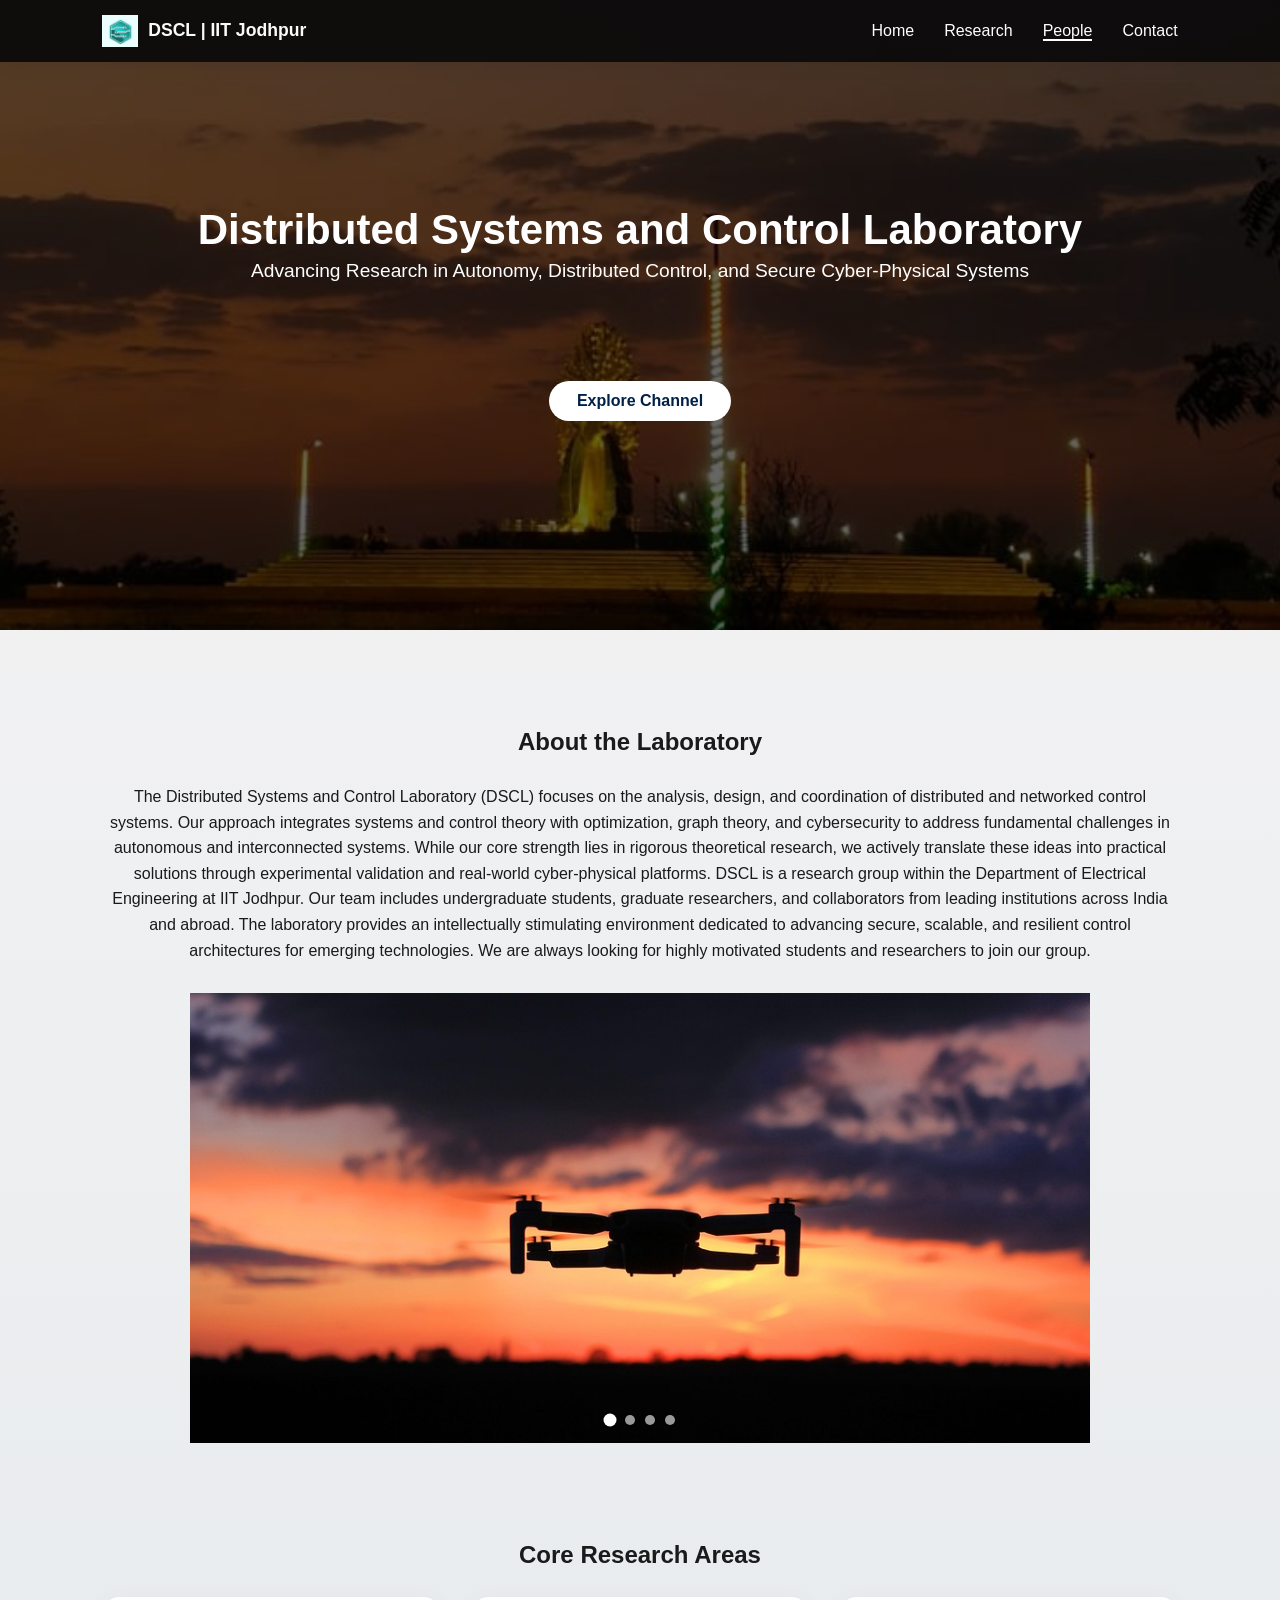
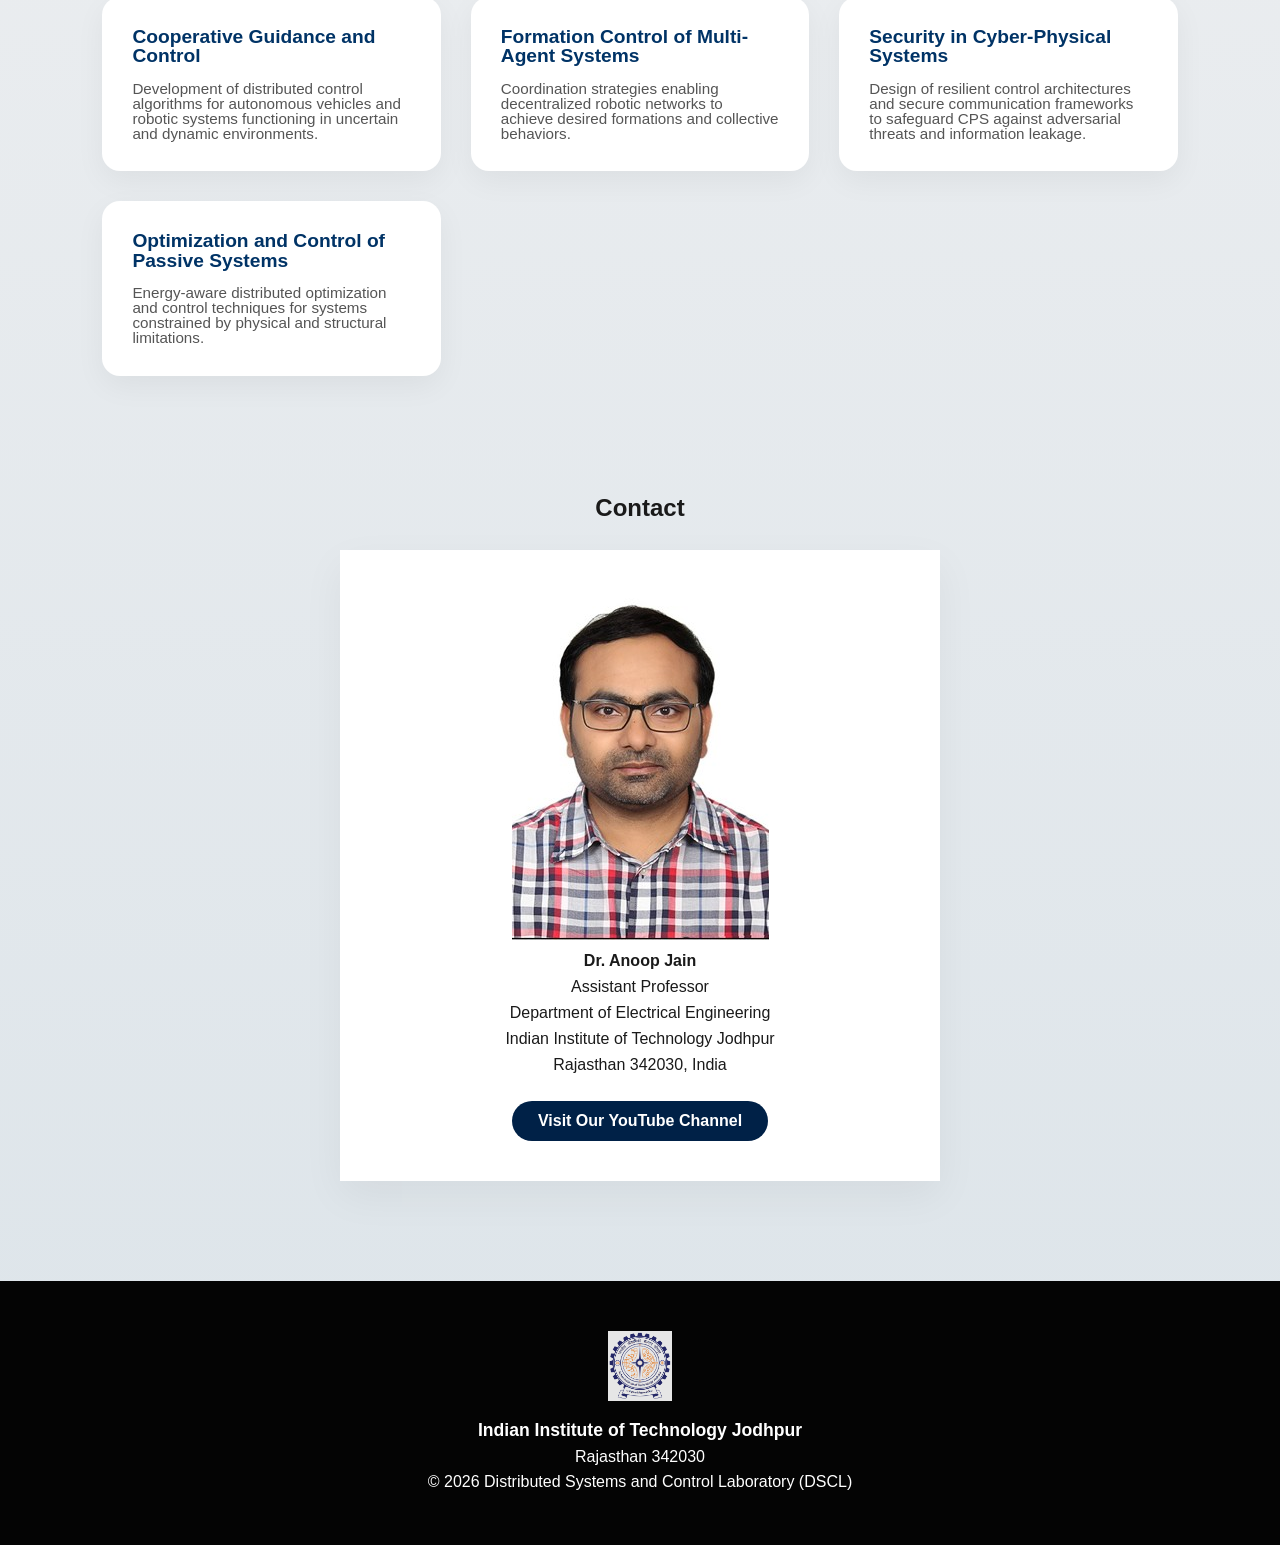
<file: index.html>
<!DOCTYPE html>
<html lang="en">
<head>
    <link rel="icon" type="image/png" href="Screenshot 2026-02-28 103201.png">
    <meta charset="UTF-8">
    <title>Research | Distributed Systems and Control Laboratory</title>
    <link rel="stylesheet" href="people.css">
    <meta name="viewport" content="width=device-width, initial-scale=1.0">
    <title>Distributed Systems and Control Laboratory | IIT Jodhpur</title>
    <link href="https://fonts.googleapis.com/css2?family=Inter:wght@300;400;600;700;800&display=swap" rel="stylesheet">
    <style>
        * {
            margin: 0;
            padding: 0;
            box-sizing: border-box;
            scroll-behavior: smooth;
        }

        body {
            font-family: 'Inter', sans-serif;
            line-height: 1;
            color: #1a1a1a;
             background: linear-gradient(rgba(246, 244, 244, 0.941), rgba(197, 210, 219, 0.6));
        }
nav {
    position: fixed;
    top: 0;
    width: 100%;
    background: rgba(12, 11, 11, 0.95);
    display: flex;
    justify-content: space-between;
    align-items: center;
    padding: 6px 4%;
    z-index: 1000;
}

.logo {
    display: flex;
    align-items: center;
    gap: 6px;
    font-weight: 700;
    color: #ffffff;
    font-size: clamp(0.65rem, 2vw, 0.95rem);
    white-space: nowrap;
}

.logo img {
    height: 22px;
    width: auto;
}

.nav-links {
    display: flex;
    align-items: center;
    gap: clamp(6px, 2vw, 18px);
    flex-wrap: nowrap;
}

.nav-links a {
    text-decoration: none;
    color: #ffffff;
    font-weight: 600;
    font-size: clamp(0.6rem, 1.8vw, 0.9rem);
    white-space: nowrap;
}
        /* HERO SECTION */
	
        header {

    height: 70vh;
    background: linear-gradient(rgba(0,0,0,0.6), rgba(0,0,0,0.6)),
                url("WhatsApp Image 2026-02-28 at 10.36.18.jpeg");
    background-size: cover;
    background-position: center;
    background-repeat: no-repeat;

    color: white;
    display: flex;
    flex-direction: column;
    justify-content: center;
    align-items: center;
    text-align: center;
    padding: 0 20px;
}

        header h1 {
                font-size: clamp(1.6rem, 5vw, 3rem);
    margin-bottom: 10px;
    text-align: center;
            
            
        }

        header p {
                  font-size: clamp(0.9rem, 3vw, 1.2rem);
    margin-bottom: 40px;
    text-align: center;

	
        }

        .hero-btn {
            margin-top: 60px;
            padding: 12px 28px;
            border-radius: 30px;
            background: white;
            color: #002147;
            font-weight: 600;
            text-decoration: none;
            transition: 0.3s ease;
        }

        .hero-btn:hover {
            background: #e6ecff;
        }

        /* SECTIONS */
        section {
            padding: 100px 8%;
        }
.section-title {
    text-align: center;
	margin-bottom: 30px;
}

       .about p {
    max-width: 1400px;
    margin: 0;              /* remove auto centering */
    text-align: center;
    line-height: 1.6;
    margin-bottom: 30px;
}
        /* CARDS */
        .card-grid {
            display: grid;
            grid-template-columns: repeat(auto-fit, minmax(260px, 1fr));
            gap: 30px;
        }

        .card {
            background: white;
            padding: 30px;
            border-radius: 18px;
            box-shadow: 0 10px 30px rgba(0,0,0,0.05);
            transition: all 0.3s ease;
        }

        .card:hover {
            transform: translateY(-8px);
            box-shadow: 0 15px 40px rgba(0,0,0,0.08);
        }

        .card h3 {
            margin-bottom: 15px;
            color: #003366;
            font-size: 1.2rem;
        }

        .card p {
            font-size: 0.95rem;
            color: #555;
        }

        /* CONTACT */
       
       .contact-box {
    position: relative;
    background: white;
    padding: 40px;
    border-radius: 0;
    max-width: 600px;
    margin: auto;
    text-align: center;
    box-shadow: 0 15px 40px rgba(0,0,0,0.05);
    overflow: hidden;
} 
       .contact-box::before {
    content: "";
    position: absolute;
    inset: 0;
    opacity: 0.1;   /* adjust this for lightness */
    z-index: 0;
} 
.contact-box * {
    position: relative;
    z-index: 1;
}

        .contact-box p {
            margin-top: 10px;
            margin-bottom: 8px;
        }

        .btn {
            display: inline-block;
            margin-top: 20px;
            padding: 12px 26px;
            border-radius: 30px;
            background: #002147;
            color: white;
            font-weight: 600;
            text-decoration: none;
            transition: 0.3s;
        }

        .btn:hover {
            background: #004080;
        }

        footer {
    background: #040404;
    color: white;
    padding: 50px 20px;
    text-align: center;
}

.footer-content {
    display: flex;
    flex-direction: column;
    align-items: center;
    gap: 15px;
}

.footer-logo {
    height: 70px;
    width: auto;
    opacity: 0.9;
}

.footer-text {
    line-height: 1.6;
}

.institute-name {
    font-weight: 600;
    font-size: 1.1rem;
}

          @media (max-width: 768px) {
            header h1 {
                font-size: 2.2rem;
            }

            section {
                padding: 80px 6%;
            }
        }
		.logo {
    display: flex;
    align-items: center;
    gap: 10px;
    font-weight: 800;
    color: #f9fafa;
    font-size: 1.1rem;
}

.logo img {
    height: 32px;   /* adjust size here */
    width: auto;
}


/* ABOUT SLIDESHOW */
#about {
    padding-bottom: 40px;   /* reduce from 100px */
}

#research {
    padding-top: 60px;      /* reduce from 100px */
}
#research {
    padding-bottom: 60px;   /* was effectively 100px */
}

#contact {
    padding-top: 60px;      /* was effectively 100px */
}


.about-slideshow {
    position: relative;
    max-width: 900px;
    height: 450px;
    margin: 20px auto 0;
    overflow: hidden;
    border-radius: 0px;
}

.slides-track {
    display: flex;
    height: 100%;
    transition: transform 0.8s ease-in-out;
}

.slide {
    min-width: 100%;
    height: 100%;
    object-fit: cover;
}

/* Dots */
.dots {
    position: absolute;
    bottom: 15px;
    width: 100%;
    text-align: center;
}

.dot {
    height: 10px;
    width: 10px;
    margin: 0 5px;
    background: rgba(255,255,255,0.6);
    border-radius: 50%;
    display: inline-block;
    cursor: pointer;
    transition: 0.3s;
}

.dot.active {
    background: white;
    transform: scale(1.3);
}
    </style>
</head>
<body>
<nav class="navbar">
   <div class="logo">
    <img src="Screenshot 2026-02-28 103201.png" alt="DSCL Logo">
    <span>DSCL | IIT Jodhpur</span>
</div>
    <ul>
        <li><a href="index.html">Home</a></li>
        <li><a href="research.html">Research</a></li>
        <li><a href="people.html" class="active">People</a></li>
        <li><a href="index.html#contact">Contact</a></li>
    </ul>
</nav>
<header>
    <section class="page-header">
        <h1>Distributed Systems and Control Laboratory</h1>
        <p>Advancing Research in Autonomy, Distributed Control, and Secure Cyber-Physical Systems</p>
        <a href="https://www.youtube.com/@DSCL_IITJ" target="_blank" class="hero-btn">Explore Channel</a>
    </div>

</header>

<section id="about" class="about">
    <h2 class="section-title">About the Laboratory</h2>
    <p>
       The Distributed Systems and Control Laboratory (DSCL) focuses on the analysis, design, and coordination of distributed and networked control systems. Our approach integrates systems and control theory with optimization, graph theory, and cybersecurity to address fundamental challenges in autonomous and interconnected systems. While our core strength lies in rigorous theoretical research, we actively translate these ideas into practical solutions through experimental validation and real-world cyber-physical platforms.

DSCL is a research group within the Department of Electrical Engineering at IIT Jodhpur. Our team includes undergraduate students, graduate researchers, and collaborators from leading institutions across India and abroad. The laboratory provides an intellectually stimulating environment dedicated to advancing secure, scalable, and resilient control architectures for emerging technologies.

We are always looking for highly motivated students and researchers to join our group. 
    </p>
	<div class="about-slideshow">
    <div class="slides-track">
        <img src="bg2.jpg" class="slide">
        <img src="bg1.jpg" class="slide">
        <img src="bg3.jpeg" class="slide">
        <img src="bg7.jpg" class="slide">
    </div>

    <div class="dots"></div>
</div>
	
</section>

<section id="research">
    <h2 class="section-title">Core Research Areas</h2>
    <div class="card-grid">

        <div class="card">
            <h3>Cooperative Guidance and Control</h3>
            <p>
                Development of distributed control algorithms for autonomous vehicles and robotic
                systems functioning in uncertain and dynamic environments.
            </p>
			
        </div>

        <div class="card">
            <h3>Formation Control of Multi-Agent Systems</h3>
            <p>
                Coordination strategies enabling decentralized robotic networks to achieve
                desired formations and collective behaviors.
            </p>
        </div>

        <div class="card">
            <h3>Security in Cyber‑Physical Systems</h3>
            <p>
                Design of resilient control architectures and secure communication frameworks
                to safeguard CPS against adversarial threats and information leakage.
            </p>
        </div>

        <div class="card">
            <h3>Optimization and Control of Passive Systems</h3>
            <p>
                Energy‑aware distributed optimization and control techniques for systems
                constrained by physical and structural limitations.
            </p>
        </div>

    </div>
</section>

<section id="contact">
    <h2 class="section-title">Contact</h2>
    <div class="contact-box">
        <img src="Anoop-Jain-638812005299791184.jpg" alt="DSCL Logo">
        <p><strong>Dr. Anoop Jain</strong></p>
        <p>Assistant Professor</p>
        <p>Department of Electrical Engineering</p>
        <p>Indian Institute of Technology Jodhpur</p>
        <p>Rajasthan 342030, India</p>
        <a href="#" class="btn">Visit Our YouTube Channel</a>
    </div>
</section>

<footer>
    <div class="footer-content">
        <img src="iitj_logo_new.png" alt="IIT Jodhpur Logo" class="footer-logo">

        <div class="footer-text">
            <p class="institute-name">Indian Institute of Technology Jodhpur</p>
            <p>Rajasthan 342030</p>
            <p>© 2026 Distributed Systems and Control Laboratory (DSCL)</p>
        </div>
    </div>
</footer>
<script>
const track = document.querySelector(".slides-track");
const slides = document.querySelectorAll(".slide");
const dotsContainer = document.querySelector(".dots");

let index = 0;
let interval;

// Create dots dynamically
slides.forEach((_, i) => {
    const dot = document.createElement("span");
    dot.classList.add("dot");
    if (i === 0) dot.classList.add("active");

    dot.addEventListener("click", () => {
        index = i;
        updateSlider();
        resetAutoSlide();
    });

    dotsContainer.appendChild(dot);
});

const dots = document.querySelectorAll(".dot");

function updateSlider() {
    track.style.transform = `translateX(-${index * 100}%)`;

    dots.forEach(dot => dot.classList.remove("active"));
    dots[index].classList.add("active");
}

function autoSlide() {
    index = (index + 1) % slides.length;
    updateSlider();
}

function resetAutoSlide() {
    clearInterval(interval);
    interval = setInterval(autoSlide, 3000);
}

interval = setInterval(autoSlide, 3000);
</script>
</body>
</html>
</file>
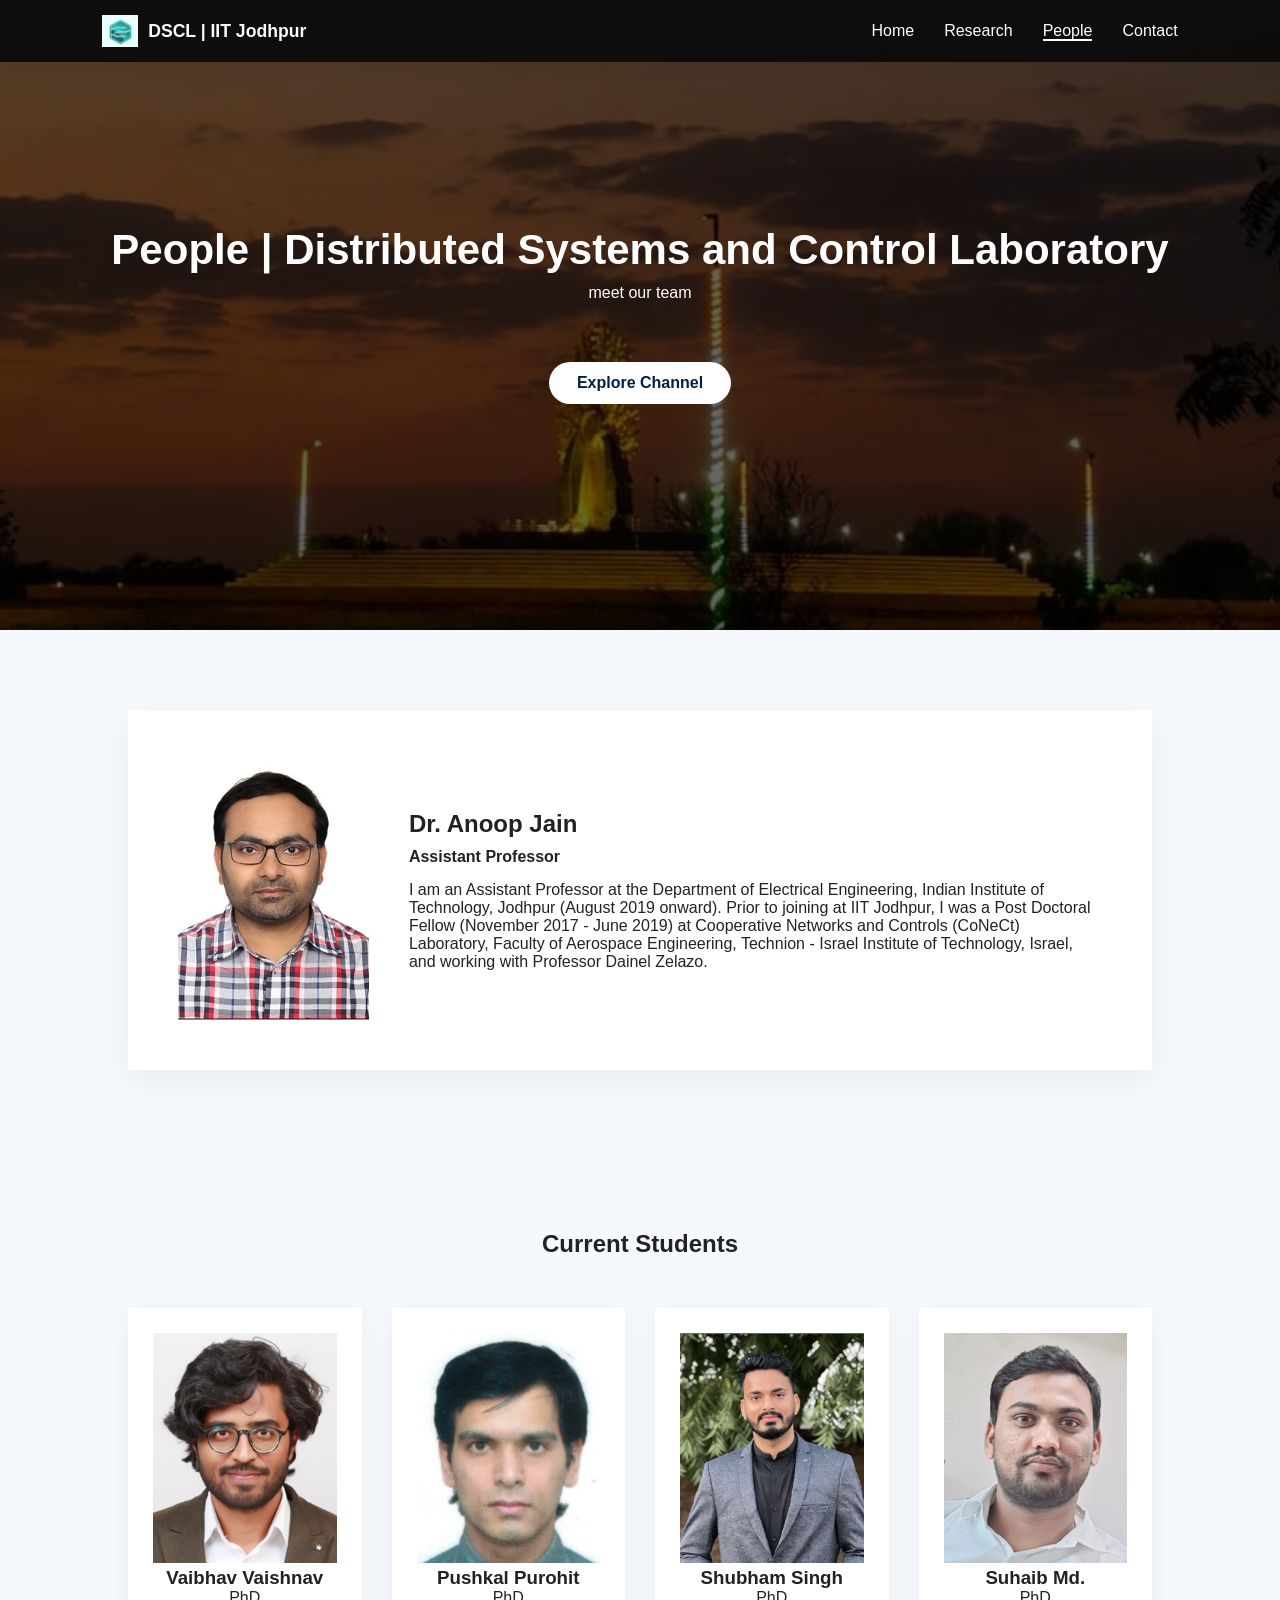
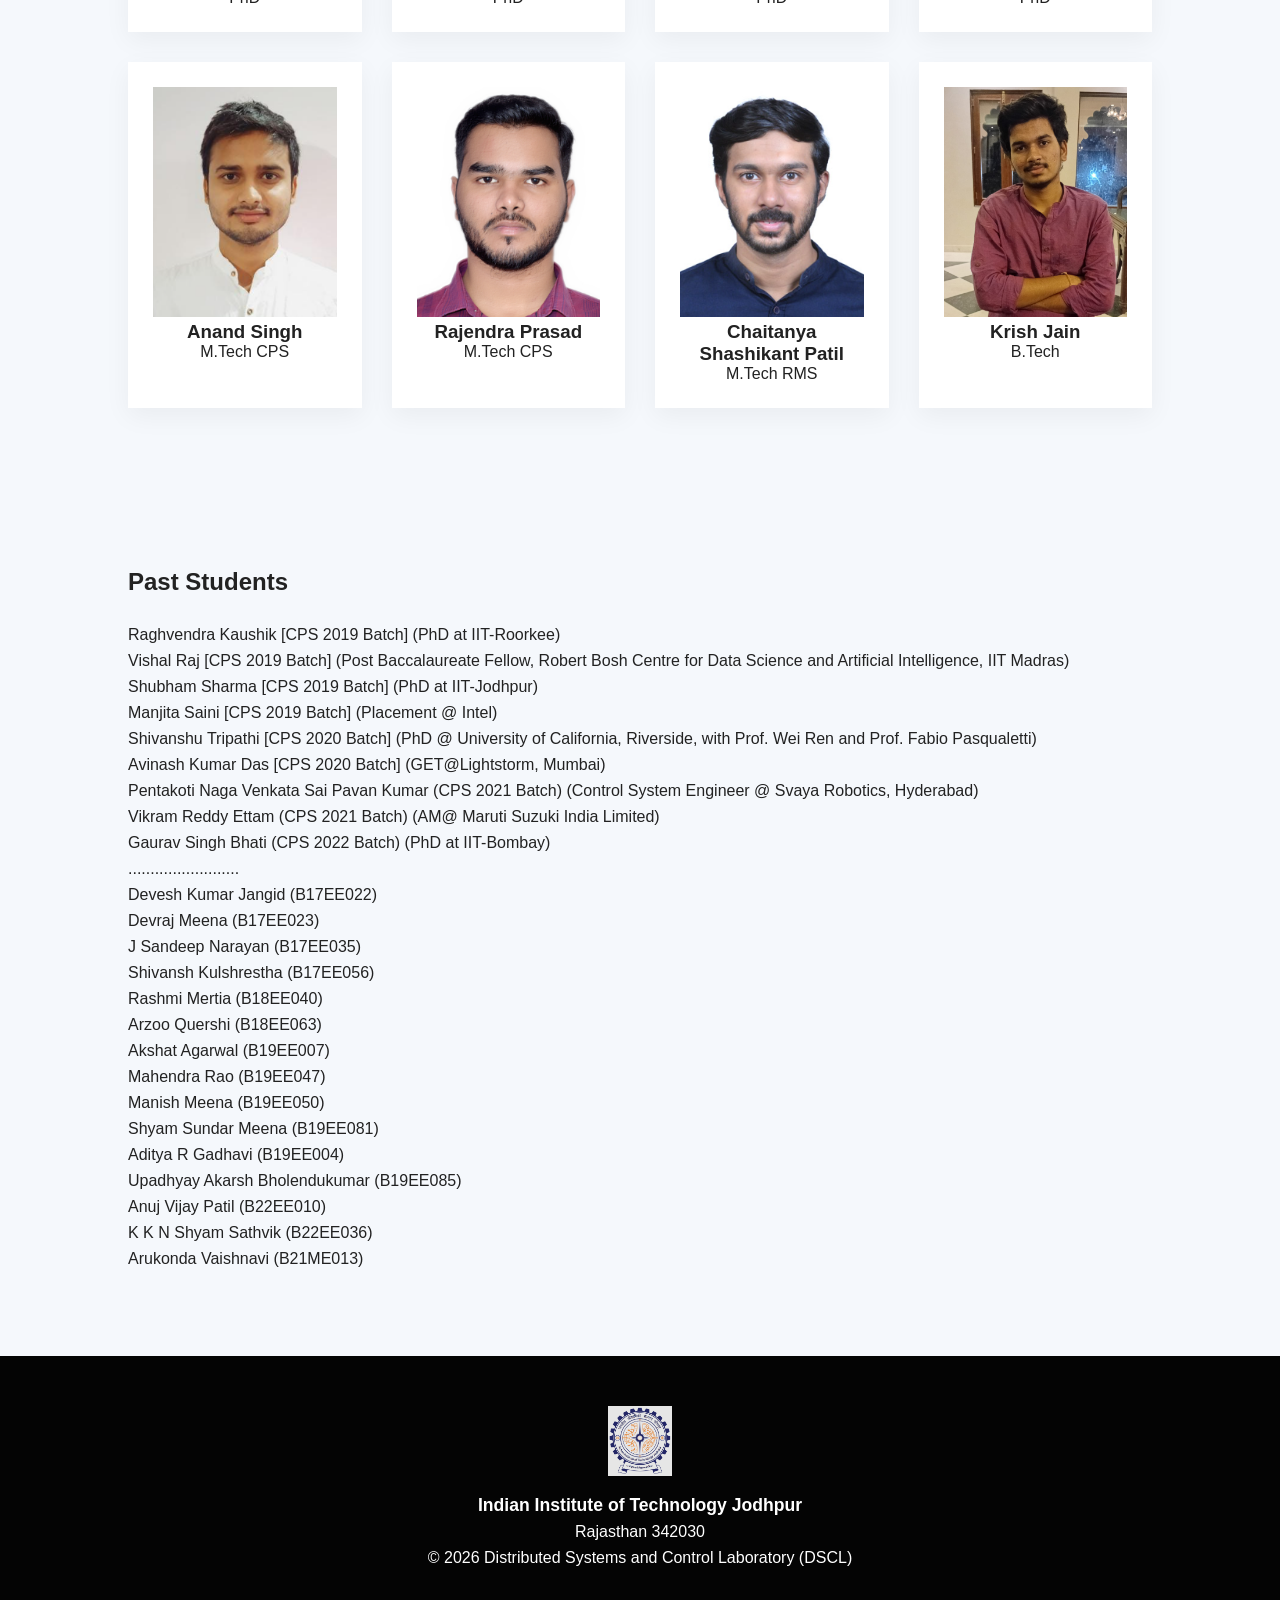
<file: people.html>
<!DOCTYPE html>
<html lang="en">
<head>
    <link rel="icon" type="image/png" href="Screenshot 2026-02-28 103201.png">
    <meta charset="UTF-8">
    <title>People | Distributed Systems and Control Laboratory</title>
    
    <link rel="stylesheet" href="people.css">
</head>
<body>

<!-- NAVBAR -->
<nav class="navbar">
   <div class="logo">
    <img src="Screenshot 2026-02-28 103201.png" alt="DSCL Logo">
    <span>DSCL | IIT Jodhpur</span>
</div>
    <ul>
        <li><a href="index.html">Home</a></li>
        <li><a href="research.html">Research</a></li>
        <li><a href="people.html" class="active">People</a></li>
        <li><a href="index.html#contact">Contact</a></li>
    </ul>
</nav>

<!-- HEADER -->
<section class="page-header">
    <h1>People | Distributed Systems and Control Laboratory</h1>
    <p>meet our team</p>
   <a href="https://www.youtube.com/@DSCL_IITJ" target="_blank" class="hero-btn">Explore Channel</a>
</section>

<!-- PROFESSOR -->
<section class="professor-section">
    <div class="professor-card">
        <img src="Anoop-Jain-638812005299791184.jpg" alt="Professor">
        <div class="professor-info">
            <h2>Dr. Anoop Jain</h2>
            <p class="designation">Assistant Professor</p>
            <p>
                I am an Assistant Professor at the Department of Electrical Engineering, Indian Institute of Technology, Jodhpur (August 2019 onward). Prior to joining at IIT Jodhpur, I was a Post Doctoral Fellow (November 2017 - June 2019) at Cooperative Networks and Controls (CoNeCt) Laboratory, Faculty of Aerospace Engineering, Technion - Israel Institute of Technology, Israel, and working with Professor Dainel Zelazo. 




            </p>
        </div>
    </div>
</section>

<!-- CURRENT STUDENTS -->
<section class="students-section">
    <h2>Current Students</h2>
    <div class="students-grid">

        <div class="student-card">
            <img src="img1.png" alt="hi">
            <h3>Vaibhav Vaishnav</h3>
            <p>PhD</p>
        </div>

        <div class="student-card">
            <img src="img2.png" alt="hi2">
            <h3>Pushkal Purohit</h3>
            <p>PhD</p>
        </div>

        <div class="student-card">
            <img src="img3.png" alt="hi3">
            <h3>Shubham Singh</h3>
            <p>PhD</p>
        </div>

        <div class="student-card">
            <img src="img4.png" alt="">
            <h3>Suhaib Md.</h3>
            <p>PhD</p>
        </div>

        <div class="student-card">
            <img src="img5.png" alt="">
            <h3>Anand Singh</h3>
            <p>M.Tech CPS</p>
        </div>

        <div class="student-card">
            <img src="img6.png" alt="">
            <h3>Rajendra Prasad</h3>
            <p>M.Tech CPS</p>
        </div>

        <div class="student-card">
            <img src="img7.png" alt="">
            <h3>Chaitanya Shashikant Patil</h3>
            <p>M.Tech RMS</p>
        </div>
        <div class="student-card">
            <img src="img8.jpeg" alt="">
            <h3>Krish Jain</h3>
            <p>B.Tech</p>
        </div>

    </div>
</section>

<!-- PAST STUDENTS -->
<section class="alumni-section">
    <h2>Past Students</h2>
    <div class="alumni-list">
    <p> Raghvendra Kaushik [CPS 2019 Batch] (PhD at IIT-Roorkee)</p>
    <p>Vishal Raj [CPS 2019 Batch] (Post Baccalaureate Fellow, Robert Bosh Centre for Data Science and Artificial Intelligence, IIT Madras)</p>
    <p>Shubham Sharma [CPS 2019 Batch] (PhD at IIT-Jodhpur)</p>
    <p>Manjita Saini [CPS 2019 Batch] (Placement @ Intel)</p>
    <p>Shivanshu Tripathi [CPS 2020 Batch] (PhD @ University of California, Riverside, with Prof.  Wei Ren and Prof.  Fabio Pasqualetti) </p>
    <p>Avinash Kumar Das [CPS 2020 Batch] (GET@Lightstorm, Mumbai)</p>
    <p>Pentakoti Naga Venkata Sai Pavan Kumar (CPS 2021 Batch) (Control System Engineer @ Svaya Robotics, Hyderabad)</p>
    <p> Vikram Reddy Ettam (CPS 2021 Batch)  (AM@ Maruti Suzuki India Limited)</p>
    <p>Gaurav Singh Bhati (CPS 2022 Batch) (PhD at IIT-Bombay)</p>
    <p>.........................</p>
    <p>Devesh Kumar Jangid (B17EE022)</p>
    <p>Devraj Meena (B17EE023)</p>
    <p>J Sandeep Narayan (B17EE035)</p>
    <p>Shivansh Kulshrestha (B17EE056)
</p>
    <p>Rashmi Mertia  (B18EE040)</p>
    <p> Arzoo Quershi (B18EE063)</p>
    <p>Akshat Agarwal (B19EE007)
    </p>
    <p> Mahendra Rao (B19EE047)
</p>
<p>Manish Meena (B19EE050)
</p>
<p> Shyam Sundar Meena  (B19EE081)
</p>
<p>
    Aditya R Gadhavi (B19EE004)
</p>
<p>
    Upadhyay Akarsh Bholendukumar (B19EE085)
</p>
<p>Anuj Vijay Patil (B22EE010)
</p>
<p>K K N Shyam Sathvik (B22EE036)
</p>
<p>Arukonda Vaishnavi (B21ME013)
</p>
    </div>
</section>

<footer>
    <div class="footer-content">
        <img src="iitj_logo_new.png" alt="IIT Jodhpur Logo" class="footer-logo">

        <div class="footer-text">
            <p class="institute-name">Indian Institute of Technology Jodhpur</p>
            <p>Rajasthan 342030</p>
            <p>© 2026 Distributed Systems and Control Laboratory (DSCL)</p>
        </div>
    </div>
</footer>
</body>
</html>
</file>
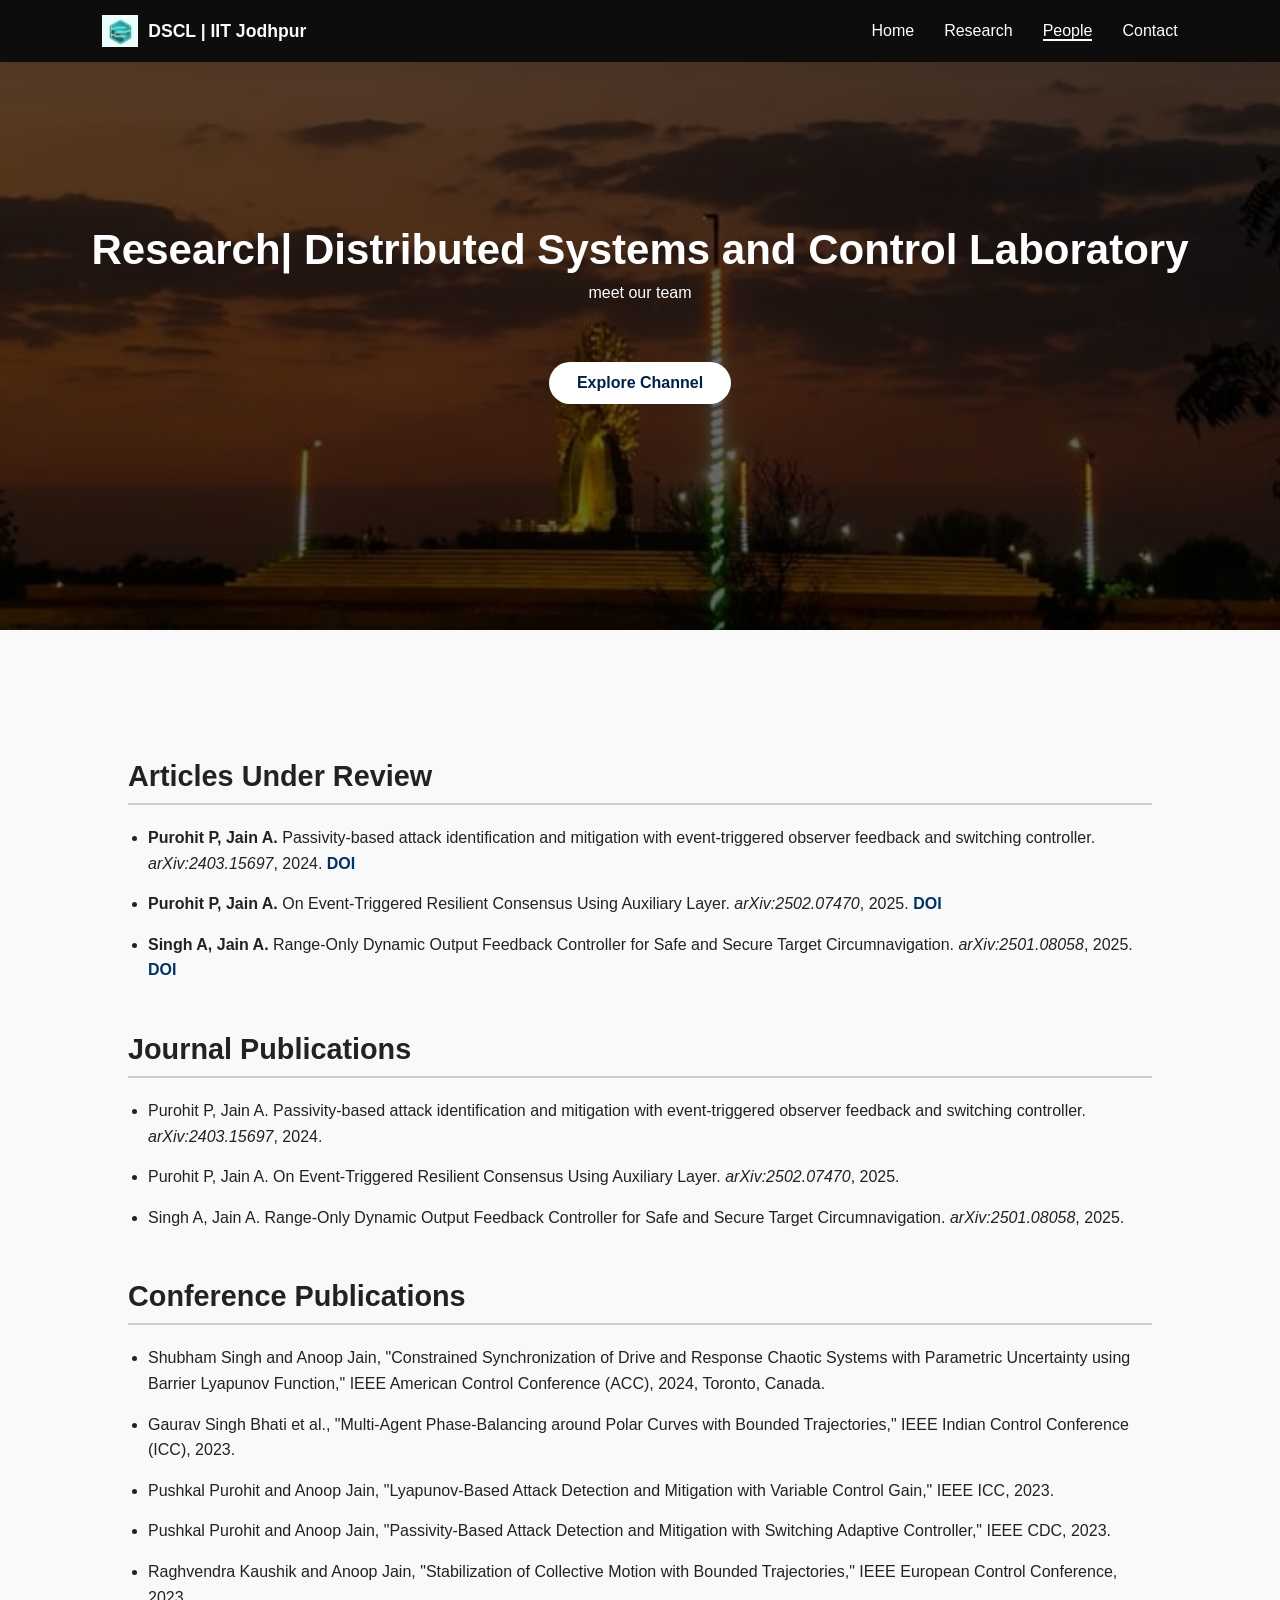
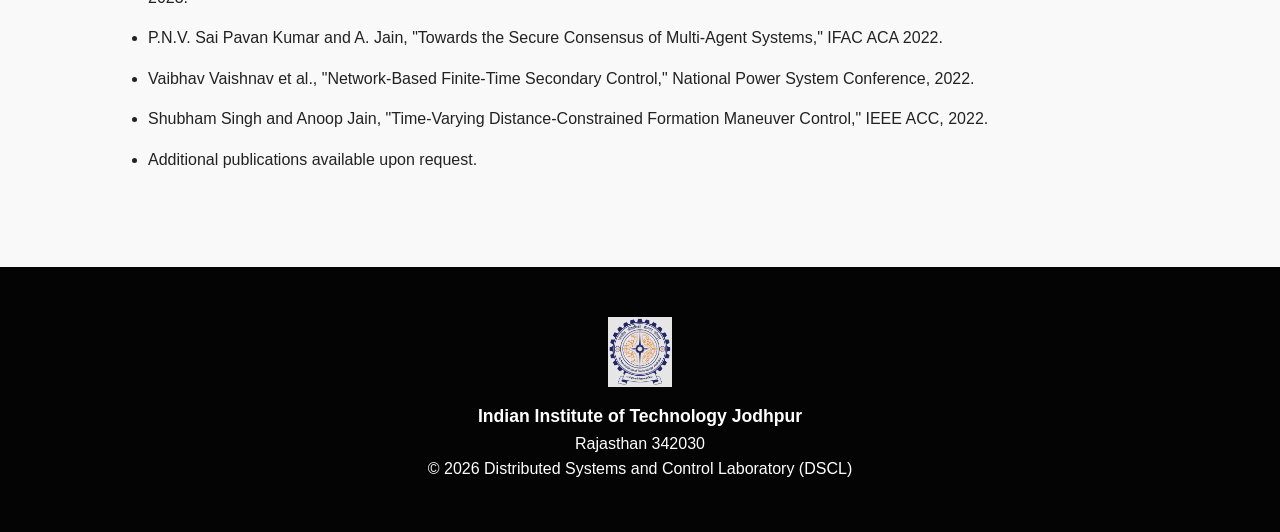
<file: research.html>
<!DOCTYPE html>
<html lang="en">
<head>
    <meta charset="UTF-8">
    <title>People | Distributed Systems and Control Laboratory</title>
    <link rel="stylesheet" href="people.css">
</head>
<body>
    <style>
        .publications-section {
    padding: 80px 10%;
    background: #f9f9f9;
}

.publications-section h2 {
    margin-top: 50px;
    font-size: 1.8rem;
    border-bottom: 2px solid #ccc;
    padding-bottom: 10px;
}

.publication-list {
    margin-top: 20px;
    padding-left: 20px;
}

.publication-list li {
    margin-bottom: 15px;
    line-height: 1.6;
}

.publication-list a {
    color: #003366;
    text-decoration: none;
    font-weight: 600;
}

.publication-list a:hover {
    text-decoration: underline;
}
    </style>

<!-- NAVBAR -->
<nav class="navbar">
   <div class="logo">
    <img src="Screenshot 2026-02-28 103201.png" alt="DSCL Logo">
    <span>DSCL | IIT Jodhpur</span>
</div>
    <ul>
        <li><a href="index.html">Home</a></li>
        <li><a href="research.html">Research</a></li>
        <li><a href="people.html" class="active">People</a></li>
        <li><a href="index.html#contact">Contact</a></li>
    </ul>
</nav>

<!-- HEADER -->
<section class="page-header">
    <h1>Research| Distributed Systems and Control Laboratory</h1>
    <p>meet our team</p>
   <a href="https://www.youtube.com/@DSCL_IITJ" target="_blank" class="hero-btn">Explore Channel</a>
</section>

<!-- PROFESSOR -->
<!-- PUBLICATIONS -->
<section class="publications-section">

    <h2>Articles Under Review</h2>
    <ul class="publication-list">
        <li>
            <strong>Purohit P, Jain A.</strong>
            Passivity-based attack identification and mitigation with event-triggered observer feedback and switching controller.
            <em>arXiv:2403.15697</em>, 2024.
            <a href="https://arxiv.org/abs/2403.15697" target="_blank">DOI</a>
        </li>

        <li>
            <strong>Purohit P, Jain A.</strong>
            On Event-Triggered Resilient Consensus Using Auxiliary Layer.
            <em>arXiv:2502.07470</em>, 2025.
            <a href="https://arxiv.org/abs/2502.07470" target="_blank">DOI</a>
        </li>

        <li>
            <strong>Singh A, Jain A.</strong>
            Range-Only Dynamic Output Feedback Controller for Safe and Secure Target Circumnavigation.
            <em>arXiv:2501.08058</em>, 2025.
            <a href="https://arxiv.org/abs/2501.08058" target="_blank">DOI</a>
        </li>
    </ul>


    <h2>Journal Publications</h2>
    <ul class="publication-list">
        <li>
            Purohit P, Jain A. Passivity-based attack identification and mitigation with event-triggered observer feedback and switching controller. <em>arXiv:2403.15697</em>, 2024.
        </li>

        <li>
            Purohit P, Jain A. On Event-Triggered Resilient Consensus Using Auxiliary Layer. <em>arXiv:2502.07470</em>, 2025.
        </li>

        <li>
            Singh A, Jain A. Range-Only Dynamic Output Feedback Controller for Safe and Secure Target Circumnavigation. <em>arXiv:2501.08058</em>, 2025.
        </li>
    </ul>


    <h2>Conference Publications</h2>
    <ul class="publication-list">

        <li>
            Shubham Singh and Anoop Jain, "Constrained Synchronization of Drive and Response Chaotic Systems with Parametric Uncertainty using Barrier Lyapunov Function," IEEE American Control Conference (ACC), 2024, Toronto, Canada.
        </li>

        <li>
            Gaurav Singh Bhati et al., "Multi-Agent Phase-Balancing around Polar Curves with Bounded Trajectories," IEEE Indian Control Conference (ICC), 2023.
        </li>

        <li>
            Pushkal Purohit and Anoop Jain, "Lyapunov-Based Attack Detection and Mitigation with Variable Control Gain," IEEE ICC, 2023.
        </li>

        <li>
            Pushkal Purohit and Anoop Jain, "Passivity-Based Attack Detection and Mitigation with Switching Adaptive Controller," IEEE CDC, 2023.
        </li>

        <li>
            Raghvendra Kaushik and Anoop Jain, "Stabilization of Collective Motion with Bounded Trajectories," IEEE European Control Conference, 2023.
        </li>

        <li>
            P.N.V. Sai Pavan Kumar and A. Jain, "Towards the Secure Consensus of Multi-Agent Systems," IFAC ACA 2022.
        </li>

        <li>
            Vaibhav Vaishnav et al., "Network-Based Finite-Time Secondary Control," National Power System Conference, 2022.
        </li>

        <li>
            Shubham Singh and Anoop Jain, "Time-Varying Distance-Constrained Formation Maneuver Control," IEEE ACC, 2022.
        </li>

        <li>
            Additional publications available upon request.
        </li>

    </ul>

</section>

  
<footer>
    <div class="footer-content">
        <img src="iitj_logo_new.png" alt="IIT Jodhpur Logo" class="footer-logo">

        <div class="footer-text">
            <p class="institute-name">Indian Institute of Technology Jodhpur</p>
            <p>Rajasthan 342030</p>
            <p>© 2026 Distributed Systems and Control Laboratory (DSCL)</p>
        </div>
    </div>
</footer>
</body>
</html>
</file>
<file: people.css>
* {
    margin: 0;
    padding: 0;
    box-sizing: border-box;
    font-family: Arial, Helvetica, sans-serif;
}

body {
    background: #f5f8fc;
    color: #222;
}
.logo {
    display: flex;
    align-items: center;
    gap: 10px;
    font-weight: 800;
    color: #f9fafa;
    font-size: 1.1rem;
}

.logo img {
    height: 32px;   /* adjust size here */
    width: auto;
}


/* NAVBAR */
.navbar {
    position: fixed;
            width: 100%;
            top: 0;
            background: rgba(12, 11, 11, 0.95);
            backdrop-filter: blur(10px);
            display: flex;
            justify-content: space-between;
            align-items: center;
            padding: 15px 8%;
            box-shadow: 0 4px 20px rgba(0,0,0,0.05);
            z-index: 1000;    /* keeps it above everything */
}

.navbar ul {
    display: flex;
    list-style: none;
    gap: 30px;
}

.navbar a {
    text-decoration: none;
    color: white;
    font-weight: 500;
}

.navbar a.active {
    border-bottom: 2px solid white;
}
   .hero-btn {
            margin-top: 60px;
            padding: 12px 28px;
            border-radius: 30px;
            background: white;
            color: #002147;
            font-weight: 600;
            text-decoration: none;
            transition: 0.3s ease;
        }

        .hero-btn:hover {
            background: #e6ecff;
        }

/* HEADER */
.page-header {
   height: 70vh;
    background: linear-gradient(rgba(0,0,0,0.6), rgba(0,0,0,0.6)),
                url("WhatsApp Image 2026-02-28 at 10.36.18.jpeg");
    background-size: cover;
    background-position: center;
    background-repeat: no-repeat;

    color: white;
    display: flex;
    flex-direction: column;
    justify-content: center;
    align-items: center;
    text-align: center;
    padding: 0 20px;
}

.page-header h1 {
    font-size: 42px;
    margin-bottom: 10px;
}

/* PROFESSOR */
.professor-section {
    padding: 80px 10%;
}

.professor-card {
    display: flex;
    gap: 40px;
    align-items: center;
    background: white;
    padding: 50px;
    box-shadow: 0 10px 30px rgba(0,0,0,0.05);
}

.professor-card img {
    width: 220px;
    height: 260px;
    object-fit: cover;
}

.professor-info h2 {
    margin-bottom: 10px;
}

.designation {
    font-weight: bold;
    margin-bottom: 15px;
}

/* STUDENTS */
.students-section {
    padding: 80px 10%;
}

.students-section h2 {
    text-align: center;
    margin-bottom: 50px;
}

.students-grid {
    display: grid;
    grid-template-columns: repeat(auto-fit, minmax(230px, 1fr));
    gap: 30px;
}

.student-card {
    background: white;
    padding: 25px;
    text-align: center;
    box-shadow: 0 8px 25px rgba(0,0,0,0.05);
    transition: 0.3s;
}

.student-card:hover {
    transform: translateY(-8px);
}

.student-card img {

    width: 100%;
    height: 230px;
    object-fit: cover;
    object-position: top;   
}

/* ALUMNI */
.alumni-section {
    padding: 80px 10%;
    text-align: left;
}

.alumni-section h2 {
    margin-bottom: 30px;
}

.alumni-list p {
    margin: 8px 0;
}

/* FOOTER */

        footer {
    background: #040404;
    color: white;
    padding: 50px 20px;
    text-align: center;
}

.footer-content {
    display: flex;
    flex-direction: column;
    align-items: center;
    gap: 15px;
}

.footer-logo {
    height: 70px;
    width: auto;
    opacity: 0.9;
}

.footer-text {
    line-height: 1.6;
}

.institute-name {
    font-weight: 600;
    font-size: 1.1rem;
}

        @media (max-width: 768px) {
            header h1 {
                font-size: 2.2rem;
            }

            section {
                padding: 80px 6%;
            }
        }
		.logo {
    display: flex;
    align-items: center;
    gap: 10px;
    font-weight: 800;
    color: #f9fafa;
    font-size: 1.1rem;
}

.logo img {
    height: 32px;   /* adjust size here */
    width: auto;
}
</file>
